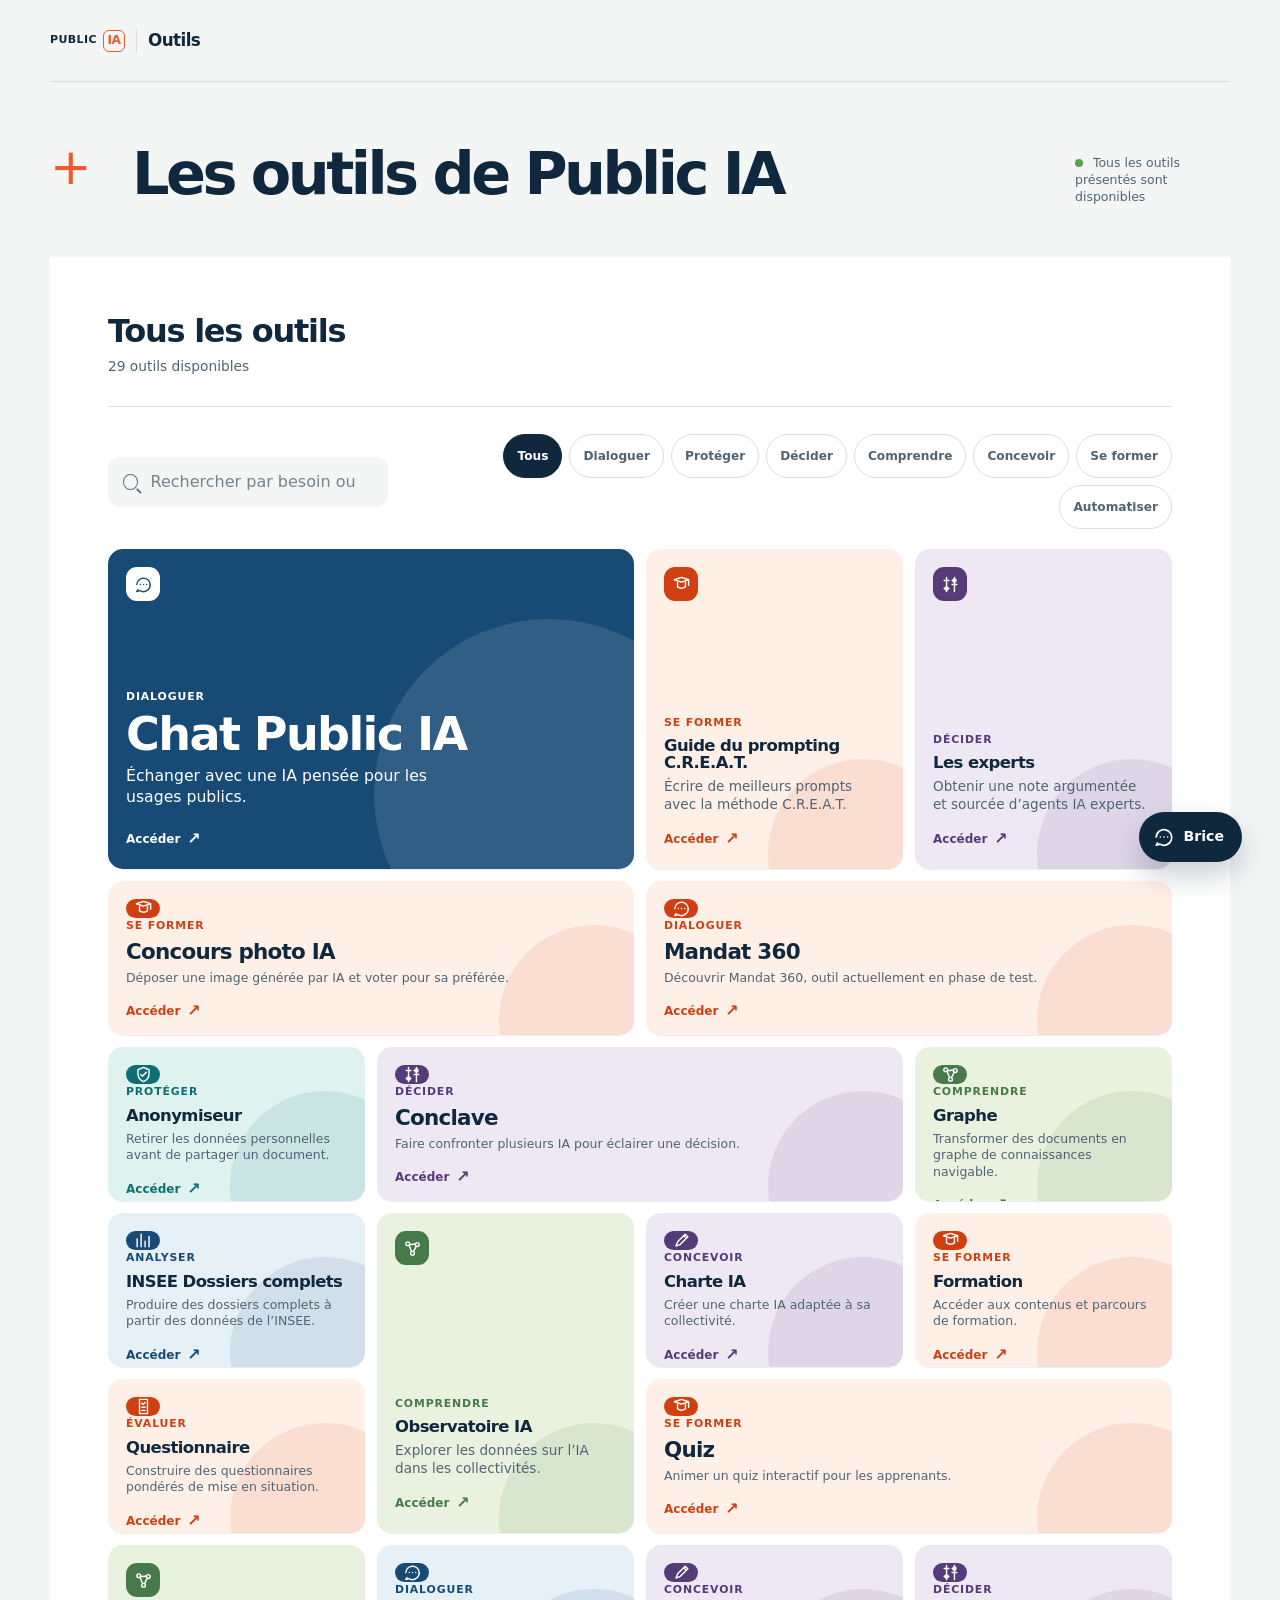
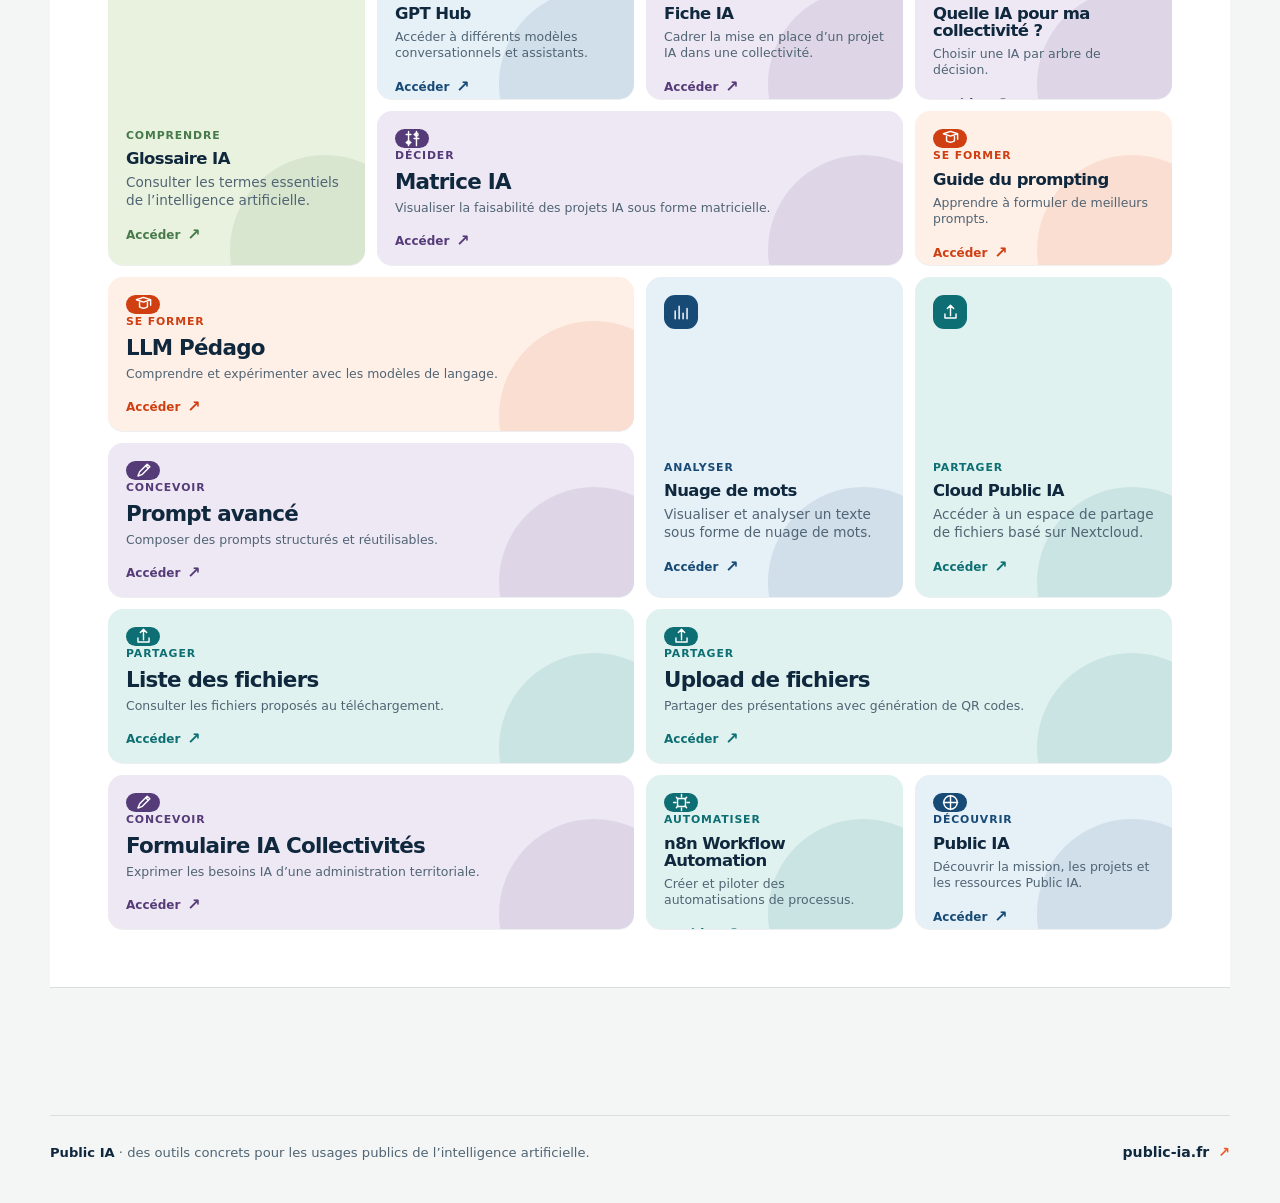
<file: index.html>
<!doctype html>
<html lang="fr">
  <head>
    <meta charset="UTF-8" />
    <meta name="viewport" content="width=device-width, initial-scale=1.0" />
    <meta name="description" content="Le catalogue des outils Public IA." />
    <title>Outils Public IA</title>
    <link rel="stylesheet" href="./styles.css?v=6" />
  </head>
  <body>
    <a class="skip-link" href="#catalogue">Aller au catalogue</a>
    <header class="site-header">
      <a class="brand" href="#accueil" aria-label="Outils Public IA, accueil">
        <span class="brand-public">PUBLIC</span><span class="brand-ia">IA</span>
        <span class="brand-divider" aria-hidden="true"></span>
        <span>Outils</span>
      </a>
    </header>

    <main id="accueil">
      <section class="intro" aria-labelledby="page-title">
        <p class="intro-mark">+</p>
        <div>
          <h1 id="page-title">Les outils de Public IA</h1>
        </div>
        <p class="availability"><span aria-hidden="true"></span> Tous les outils présentés sont disponibles</p>
      </section>

      <section class="catalogue" id="catalogue" aria-labelledby="catalogue-title">
        <div class="catalogue-heading">
          <div>
            <h2 id="catalogue-title">Tous les outils</h2>
            <p id="tool-count" aria-live="polite">Explorez par besoin, puis accédez directement à l’outil.</p>
          </div>
        </div>

        <div class="finder" role="search">
          <label class="search-field" for="tool-search">
            <span class="search-icon" aria-hidden="true"></span>
            <span class="visually-hidden">Rechercher un outil</span>
            <input id="tool-search" type="search" autocomplete="off" placeholder="Rechercher par besoin ou par nom…" />
            <button id="clear-search" type="button" aria-label="Effacer la recherche" hidden>×</button>
          </label>
          <div class="filters" id="filters" role="group" aria-label="Filtrer les outils par usage"></div>
        </div>

        <p class="visually-hidden" id="filter-summary" aria-live="polite"></p>

        <ul class="tool-grid" id="tool-list"></ul>
        <div class="empty-state" id="empty-state" hidden>
          <p>Aucun outil ne correspond à cette recherche.</p>
          <button id="reset-filters" type="button">Voir tous les outils</button>
        </div>
      </section>
    </main>

    <button class="brice-launcher" id="brice-launcher" type="button" aria-expanded="false" aria-controls="brice-panel">
      <svg viewBox="0 0 24 24" aria-hidden="true"><path d="M5 18.5 3.5 21l4.1-1.2A8.5 8.5 0 1 0 3.5 12"/><path d="M8 12h.01M12 12h.01M16 12h.01"/></svg>
      <span>Brice</span>
    </button>

    <aside class="brice-panel" id="brice-panel" aria-labelledby="brice-title" hidden>
      <div class="brice-heading">
        <div>
          <p class="brice-name">Brice</p>
          <h2 id="brice-title">Quel outil vous serait utile ?</h2>
        </div>
        <button class="brice-close" id="brice-close" type="button" aria-label="Fermer Brice">×</button>
      </div>
      <div class="brice-messages" id="brice-messages" role="log" aria-live="polite" aria-label="Conversation avec Brice">
        <p class="brice-message brice-message--assistant">Bonjour, je suis Brice. Je vous aide à repérer l’outil Public IA adapté à votre besoin.</p>
      </div>
      <div class="brice-suggestions" aria-label="Questions suggérées">
        <button type="button" data-brice-question="Je dois protéger des données avant de les partager.">Protéger des données</button>
        <button type="button" data-brice-question="Je veux comparer plusieurs IA avant de décider.">Comparer plusieurs IA</button>
        <button type="button" data-brice-question="Je veux créer une charte IA pour ma collectivité.">Créer une charte IA</button>
      </div>
      <form class="brice-form" id="brice-form">
        <label class="visually-hidden" for="brice-input">Votre question sur les outils Public IA</label>
        <input id="brice-input" name="question" type="text" maxlength="800" autocomplete="off" placeholder="Posez votre question…" required />
        <button type="submit">Envoyer</button>
      </form>
      <p class="brice-note">N’indiquez pas de données personnelles ou confidentielles.</p>
      <p class="brice-status" id="brice-status" role="status" aria-live="polite"></p>
    </aside>

    <footer class="site-footer">
      <p><strong>Public IA</strong> · des outils concrets pour les usages publics de l’intelligence artificielle.</p>
      <a href="https://public-ia.fr/" target="_blank" rel="noreferrer" aria-label="public-ia.fr, s’ouvre dans un nouvel onglet">public-ia.fr <span aria-hidden="true">↗</span></a>
    </footer>
    <script src="./app.js?v=11"></script>
  </body>
</html>
</file>
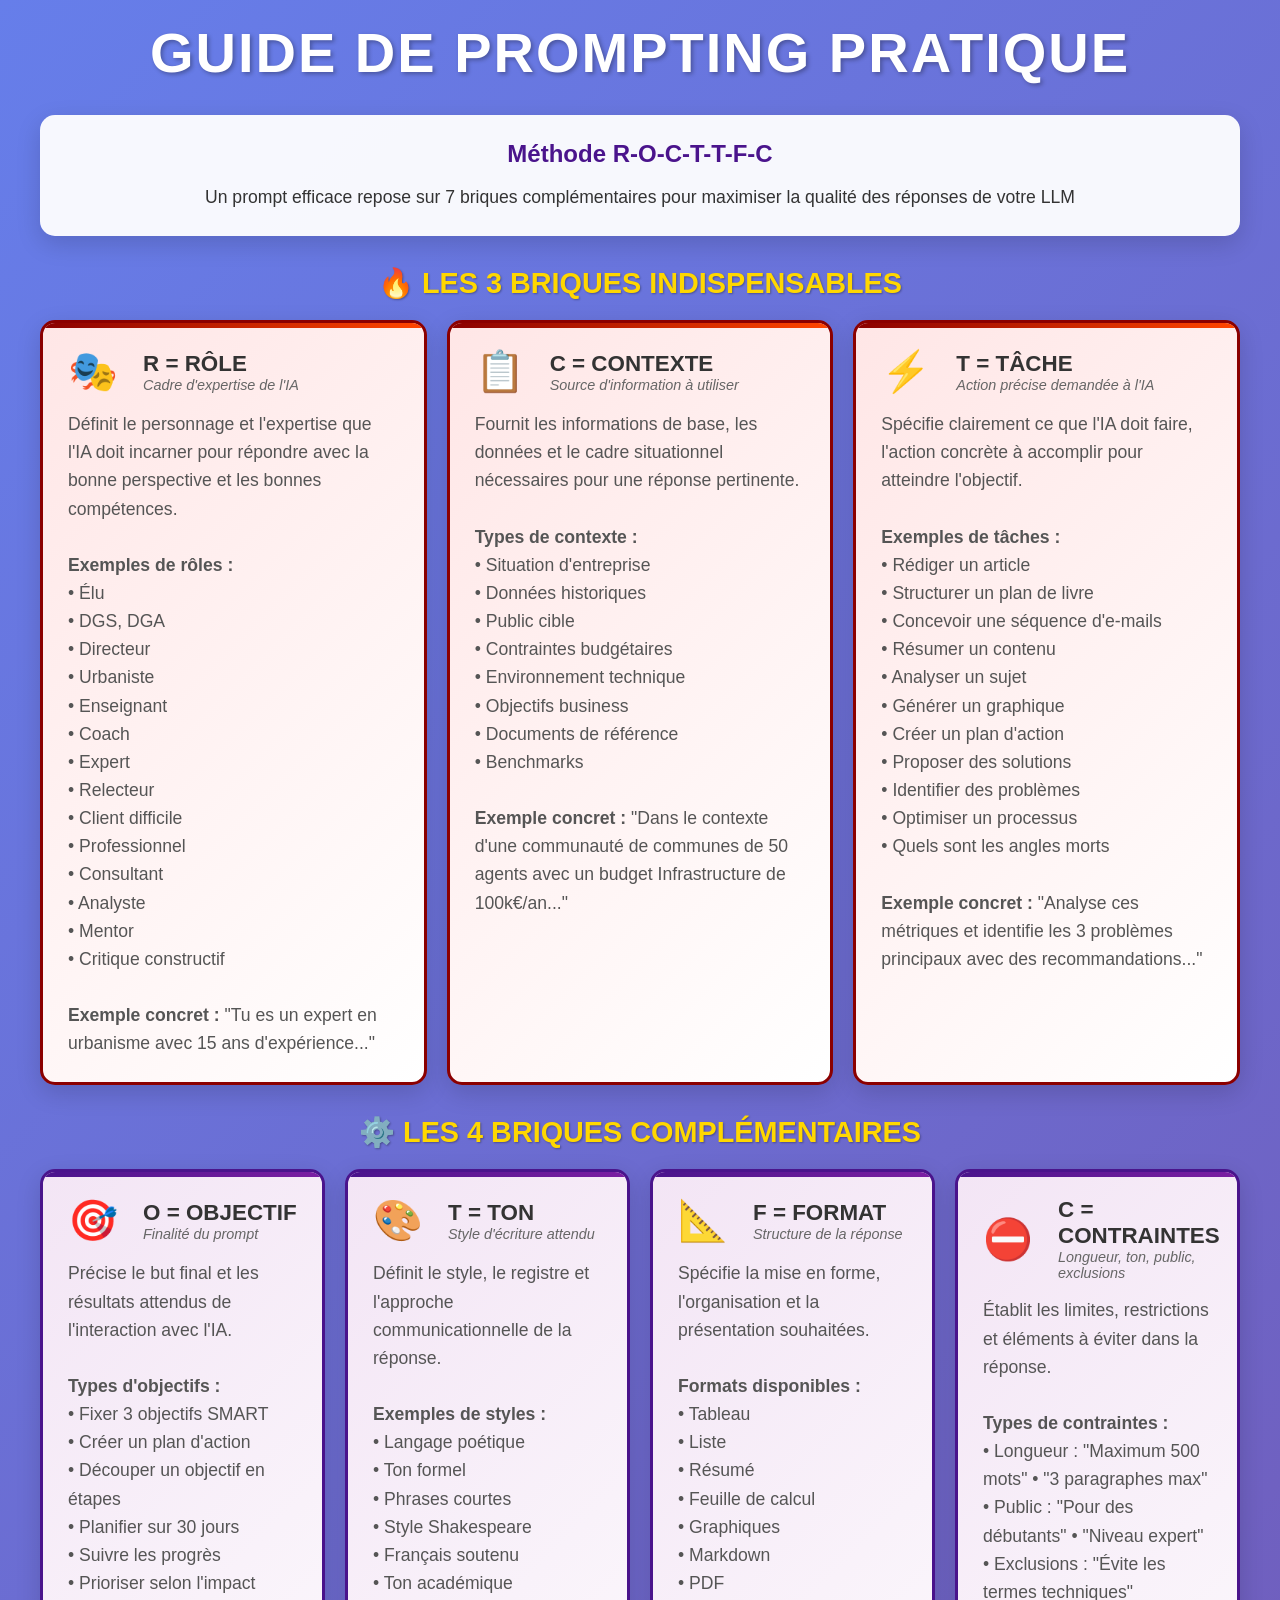
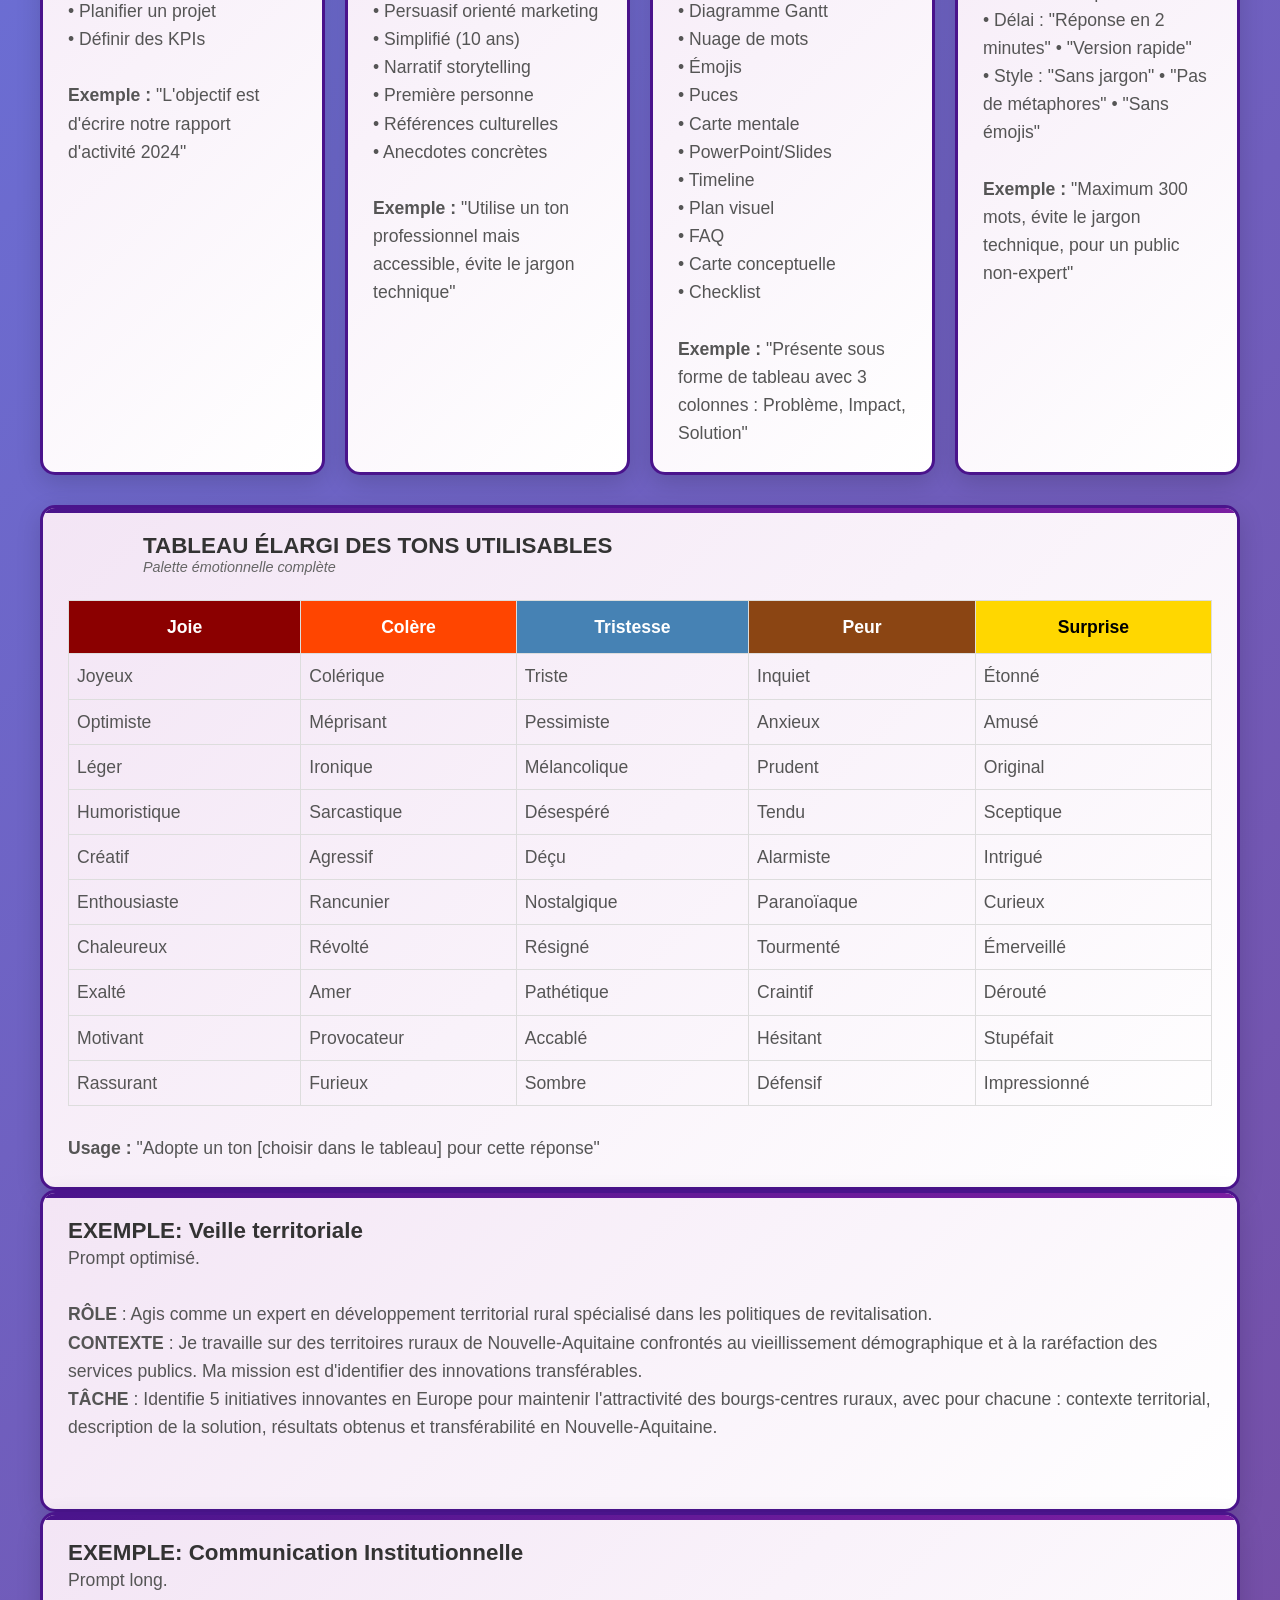
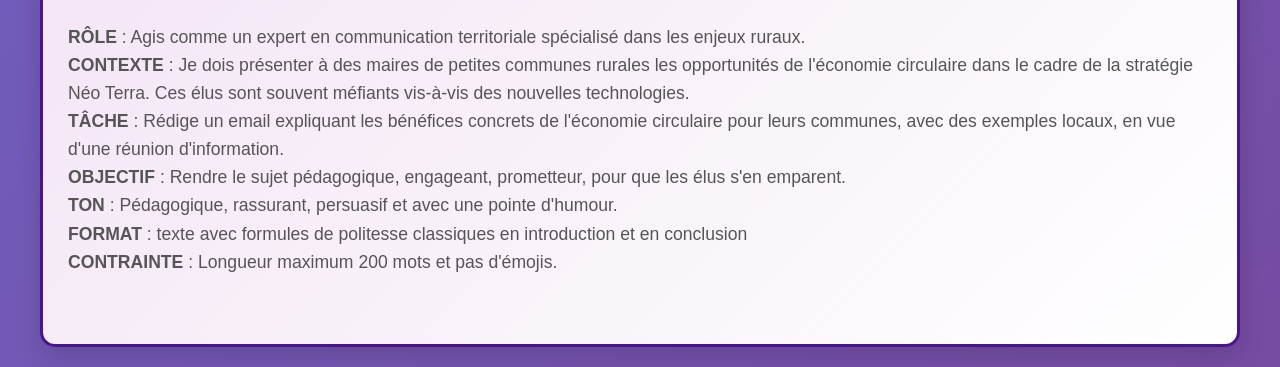
<file: guide_llm.html>
<!DOCTYPE html>
<html lang="fr">
<head>
    <meta charset="UTF-8">
    <meta name="viewport" content="width=device-width, initial-scale=1.0">
    <title>Guide de prompting pratique</title>
    <style>
        * {
            margin: 0;
            padding: 0;
            box-sizing: border-box;
        }
        
        body {
            background: linear-gradient(135deg, #667eea 0%, #764ba2 100%);
            font-family: 'Arial', sans-serif;
            min-height: 100vh;
            padding: 20px;
        }
        
        .container {
            max-width: 1200px;
            margin: 0 auto;
        }
        
        .main-title {
            text-align: center;
            color: white;
            font-size: 3.5em;
            font-weight: bold;
            margin-bottom: 30px;
            text-shadow: 2px 2px 4px rgba(0,0,0,0.3);
            letter-spacing: 2px;
        }
        
        .subtitle {
            text-align: center;
            color: #f0f0f0;
            font-size: 1.3em;
            margin-bottom: 40px;
            font-weight: 500;
        }
        
        .essential-section {
            margin-bottom: 30px;
        }
        
        .section-title {
            color: #FFD700;
            font-size: 1.8em;
            font-weight: bold;
            text-align: center;
            margin-bottom: 20px;
            text-shadow: 1px 1px 2px rgba(0,0,0,0.3);
        }
        
        .grid {
            display: grid;
            gap: 20px;
            margin-bottom: 30px;
        }
        
        .essential-grid {
            grid-template-columns: repeat(auto-fit, minmax(300px, 1fr));
        }
        
        .complementary-grid {
            grid-template-columns: repeat(auto-fit, minmax(280px, 1fr));
        }
        
        .card {
            background: white;
            border-radius: 15px;
            padding: 25px;
            box-shadow: 0 8px 25px rgba(0,0,0,0.15);
            border: 3px solid;
            position: relative;
            overflow: hidden;
        }
        
        .card::before {
            content: '';
            position: absolute;
            top: 0;
            left: 0;
            right: 0;
            height: 5px;
            background: inherit;
        }
        
        .essential-card {
            border-color: #8B0000;
            background: linear-gradient(135deg, #ffe6e6, #fff);
        }
        
        .essential-card::before {
            background: linear-gradient(90deg, #8B0000, #FF4500);
        }
        
        .complementary-card {
            border-color: #4A148C;
            background: linear-gradient(135deg, #f3e5f5, #fff);
        }
        
        .complementary-card::before {
            background: linear-gradient(90deg, #4A148C, #7B1FA2);
        }
        
        .card-header {
            display: flex;
            align-items: center;
            margin-bottom: 15px;
            gap: 15px;
        }
        
        .card-icon {
            font-size: 2.5em;
            min-width: 60px;
        }
        
        .card-title {
            font-size: 1.4em;
            font-weight: bold;
            color: #333;
        }
        
        .card-subtitle {
            font-size: 0.9em;
            color: #666;
            font-style: italic;
        }
        
        .card-content {
            color: #555;
            font-size: 1.1em;
            line-height: 1.6;
        }
        
        .method-overview {
            background: rgba(255,255,255,0.95);
            border-radius: 15px;
            padding: 25px;
            margin-bottom: 30px;
            box-shadow: 0 8px 25px rgba(0,0,0,0.15);
        }
        
        .method-title {
            color: #4A148C;
            font-size: 1.5em;
            font-weight: bold;
            margin-bottom: 15px;
            text-align: center;
        }
        
        .method-description {
            color: #333;
            font-size: 1.1em;
            text-align: center;
            line-height: 1.6;
        }
        
        @media (max-width: 768px) {
            .main-title {
                font-size: 2.5em;
            }
            
            .card {
                padding: 20px;
            }
            
            .card-icon {
                font-size: 2em;
                min-width: 50px;
            }
            
            .card-title {
                font-size: 1.2em;
            }
        }
    </style>
</head>
<body>
    <div class="container">
        <h1 class="main-title">GUIDE DE PROMPTING PRATIQUE</h1>
        
        <div class="method-overview">
            <h2 class="method-title">Méthode R-O-C-T-T-F-C</h2>
            <p class="method-description">
                Un prompt efficace repose sur 7 briques complémentaires pour maximiser la qualité des réponses de votre LLM
            </p>
        </div>

        
        <div class="essential-section">
            <h2 class="section-title">🔥 LES 3 BRIQUES INDISPENSABLES</h2>
            <div class="grid essential-grid">
                <div class="card essential-card">
                    <div class="card-header">
                        <div class="card-icon">🎭</div>
                        <div>
                            <div class="card-title">R = RÔLE</div>
                            <div class="card-subtitle">Cadre d'expertise de l'IA</div>
                        </div>
                    </div>
                    <div class="card-content">
                        Définit le personnage et l'expertise que l'IA doit incarner pour répondre avec la bonne perspective et les bonnes compétences.
                        <br><br>
                        <strong>Exemples de rôles :</strong>
                        <br>• Élu
                        <br>• DGS, DGA 
                        <br>• Directeur
                        <br>• Urbaniste 
                        <br>• Enseignant 
                        <br>• Coach 
                        <br>• Expert 
                        <br>• Relecteur
                        <br>• Client difficile 
                        <br>• Professionnel 
                        <br>• Consultant
                        <br>• Analyste 
                        <br>• Mentor 
                        <br>• Critique constructif
                        <br><br>
                        <strong>Exemple concret :</strong> "Tu es un expert en urbanisme avec 15 ans d'expérience..."
                    </div>
                </div>
                
                <div class="card essential-card">
                    <div class="card-header">
                        <div class="card-icon">📋</div>
                        <div>
                            <div class="card-title">C = CONTEXTE</div>
                            <div class="card-subtitle">Source d'information à utiliser</div>
                        </div>
                    </div>
                    <div class="card-content">
                        Fournit les informations de base, les données et le cadre situationnel nécessaires pour une réponse pertinente.
                        <br><br>
                        <strong>Types de contexte :</strong>
                        <br>• Situation d'entreprise 
                        <br>• Données historiques
                        <br>• Public cible 
                        <br>• Contraintes budgétaires
                        <br>• Environnement technique 
                        <br>• Objectifs business
                        <br>• Documents de référence 
                        <br>• Benchmarks
                        <br><br>
                        <strong>Exemple concret :</strong> "Dans le contexte d'une communauté de communes de 50 agents avec un budget Infrastructure de 100k€/an..."
                    </div>
                </div>
                
                <div class="card essential-card">
                    <div class="card-header">
                        <div class="card-icon">⚡</div>
                        <div>
                            <div class="card-title">T = TÂCHE</div>
                            <div class="card-subtitle">Action précise demandée à l'IA</div>
                        </div>
                    </div>
                    <div class="card-content">
                        Spécifie clairement ce que l'IA doit faire, l'action concrète à accomplir pour atteindre l'objectif.
                        <br><br>
                        <strong>Exemples de tâches :</strong>
                        <br>• Rédiger un article 
                        <br>• Structurer un plan de livre
                        <br>• Concevoir une séquence d'e-mails 
                        <br>• Résumer un contenu
                        <br>• Analyser un sujet 
                        <br>• Générer un graphique
                        <br>• Créer un plan d'action 
                        <br>• Proposer des solutions
                        <br>• Identifier des problèmes 
                        <br>• Optimiser un processus
                        <br>• Quels sont les angles morts
                        <br><br>
                        <strong>Exemple concret :</strong> "Analyse ces métriques et identifie les 3 problèmes principaux avec des recommandations..."
                    </div>
                </div>
            </div>
        </div>
        
        <div>
            <h2 class="section-title">⚙️ LES 4 BRIQUES COMPLÉMENTAIRES</h2>
            <div class="grid complementary-grid">
                <div class="card complementary-card">
                    <div class="card-header">
                        <div class="card-icon">🎯</div>
                        <div>
                            <div class="card-title">O = OBJECTIF</div>
                            <div class="card-subtitle">Finalité du prompt</div>
                        </div>
                    </div>
                    <div class="card-content">
                        Précise le but final et les résultats attendus de l'interaction avec l'IA.
                        <br><br>
                        <strong>Types d'objectifs :</strong>
                        <br>• Fixer 3 objectifs SMART 
                        <br>• Créer un plan d'action
                        <br>• Découper un objectif en étapes 
                        <br>• Planifier sur 30 jours
                        <br>• Suivre les progrès 
                        <br>• Prioriser selon l'impact
                        <br>• Planifier un projet 
                        <br>• Définir des KPIs
                        <br><br>
                        <strong>Exemple :</strong> "L'objectif est d'écrire notre rapport d'activité 2024"
                    </div>
                </div>
                
                <div class="card complementary-card">
                    <div class="card-header">
                        <div class="card-icon">🎨</div>
                        <div>
                            <div class="card-title">T = TON</div>
                            <div class="card-subtitle">Style d'écriture attendu</div>
                        </div>
                    </div>
                    <div class="card-content">
                        Définit le style, le registre et l'approche communicationnelle de la réponse.
                        <br><br>
                        <strong>Exemples de styles :</strong>
                        <br>• Langage poétique 
                        <br>• Ton formel 
                        <br>• Phrases courtes
                        <br>• Style Shakespeare 
                        <br>• Français soutenu 
                        <br>• Ton académique
                        <br>• Persuasif orienté marketing 
                        <br>• Simplifié (10 ans)
                        <br>• Narratif storytelling 
                        <br>• Première personne
                        <br>• Références culturelles 
                        <br>• Anecdotes concrètes
                        <br><br>
                        <strong>Exemple :</strong> "Utilise un ton professionnel mais accessible, évite le jargon technique"
                    </div>
                </div>
                
                <div class="card complementary-card">
                    <div class="card-header">
                        <div class="card-icon">📐</div>
                        <div>
                            <div class="card-title">F = FORMAT</div>
                            <div class="card-subtitle">Structure de la réponse</div>
                        </div>
                    </div>
                    <div class="card-content">
                        Spécifie la mise en forme, l'organisation et la présentation souhaitées.
                        <br><br>
                        <strong>Formats disponibles :</strong>
                        <br>• Tableau 
                        <br>• Liste 
                        <br>• Résumé 
                        <br>• Feuille de calcul
                        <br>• Graphiques 
                        <br>• Markdown 
                        <br>• PDF 
                        <br>• Diagramme Gantt
                        <br>• Nuage de mots 
                        <br>• Émojis 
                        <br>• Puces 
                        <br>• Carte mentale
                        <br>• PowerPoint/Slides 
                        <br>• Timeline 
                        <br>• Plan visuel
                        <br>• FAQ 
                        <br>• Carte conceptuelle 
                        <br>• Checklist
                        <br><br>
                        <strong>Exemple :</strong> "Présente sous forme de tableau avec 3 colonnes : Problème, Impact, Solution"
                    </div>
                </div>
                
                <div class="card complementary-card">
                    <div class="card-header">
                        <div class="card-icon">⛔</div>
                        <div>
                            <div class="card-title">C = CONTRAINTES</div>
                            <div class="card-subtitle">Longueur, ton, public, exclusions</div>
                        </div>
                    </div>
                    <div class="card-content">
                        Établit les limites, restrictions et éléments à éviter dans la réponse.
                        <br><br>
                        <strong>Types de contraintes :</strong>
                        <br>• Longueur : "Maximum 500 mots" • "3 paragraphes max"
                        <br>• Public : "Pour des débutants" • "Niveau expert"
                        <br>• Exclusions : "Évite les termes techniques"
                        <br>• Délai : "Réponse en 2 minutes" • "Version rapide"
                        <br>• Style : "Sans jargon" • "Pas de métaphores" • "Sans émojis"
                        <br><br>
                        <strong>Exemple :</strong> "Maximum 300 mots, évite le jargon technique, pour un public non-expert"
                    </div>
                </div>
            </div>
        </div>
        <div class="card complementary-card" style="grid-column: 1 / -1;">
                    <div class="card-header">
                        <div class="card-icon"></div>
                        <div>
                            <div class="card-title">TABLEAU ÉLARGI DES TONS UTILISABLES</div>
                            <div class="card-subtitle">Palette émotionnelle complète</div>
                        </div>
                    </div>
                    <div class="card-content">
                        <div style="overflow-x: auto;">
                            <table style="width: 100%; border-collapse: collapse; margin-top: 10px;">
                                <thead>
                                    <tr style="background-color: #f5f5f5;">
                                        <th style="padding: 12px; border: 1px solid #ddd; font-weight: bold; background-color: #8B0000; color: white;">Joie</th>
                                        <th style="padding: 12px; border: 1px solid #ddd; font-weight: bold; background-color: #FF4500; color: white;">Colère</th>
                                        <th style="padding: 12px; border: 1px solid #ddd; font-weight: bold; background-color: #4682B4; color: white;">Tristesse</th>
                                        <th style="padding: 12px; border: 1px solid #ddd; font-weight: bold; background-color: #8B4513; color: white;">Peur</th>
                                        <th style="padding: 12px; border: 1px solid #ddd; font-weight: bold; background-color: #FFD700; color: black;">Surprise</th>
                                    </tr>
                                </thead>
                                <tbody>
                                    <tr><td style="padding: 8px; border: 1px solid #ddd;">Joyeux</td><td style="padding: 8px; border: 1px solid #ddd;">Colérique</td><td style="padding: 8px; border: 1px solid #ddd;">Triste</td><td style="padding: 8px; border: 1px solid #ddd;">Inquiet</td><td style="padding: 8px; border: 1px solid #ddd;">Étonné</td></tr>
                                    <tr><td style="padding: 8px; border: 1px solid #ddd;">Optimiste</td><td style="padding: 8px; border: 1px solid #ddd;">Méprisant</td><td style="padding: 8px; border: 1px solid #ddd;">Pessimiste</td><td style="padding: 8px; border: 1px solid #ddd;">Anxieux</td><td style="padding: 8px; border: 1px solid #ddd;">Amusé</td></tr>
                                    <tr><td style="padding: 8px; border: 1px solid #ddd;">Léger</td><td style="padding: 8px; border: 1px solid #ddd;">Ironique</td><td style="padding: 8px; border: 1px solid #ddd;">Mélancolique</td><td style="padding: 8px; border: 1px solid #ddd;">Prudent</td><td style="padding: 8px; border: 1px solid #ddd;">Original</td></tr>
                                    <tr><td style="padding: 8px; border: 1px solid #ddd;">Humoristique</td><td style="padding: 8px; border: 1px solid #ddd;">Sarcastique</td><td style="padding: 8px; border: 1px solid #ddd;">Désespéré</td><td style="padding: 8px; border: 1px solid #ddd;">Tendu</td><td style="padding: 8px; border: 1px solid #ddd;">Sceptique</td></tr>
                                    <tr><td style="padding: 8px; border: 1px solid #ddd;">Créatif</td><td style="padding: 8px; border: 1px solid #ddd;">Agressif</td><td style="padding: 8px; border: 1px solid #ddd;">Déçu</td><td style="padding: 8px; border: 1px solid #ddd;">Alarmiste</td><td style="padding: 8px; border: 1px solid #ddd;">Intrigué</td></tr>
                                    <tr><td style="padding: 8px; border: 1px solid #ddd;">Enthousiaste</td><td style="padding: 8px; border: 1px solid #ddd;">Rancunier</td><td style="padding: 8px; border: 1px solid #ddd;">Nostalgique</td><td style="padding: 8px; border: 1px solid #ddd;">Paranoïaque</td><td style="padding: 8px; border: 1px solid #ddd;">Curieux</td></tr>
                                    <tr><td style="padding: 8px; border: 1px solid #ddd;">Chaleureux</td><td style="padding: 8px; border: 1px solid #ddd;">Révolté</td><td style="padding: 8px; border: 1px solid #ddd;">Résigné</td><td style="padding: 8px; border: 1px solid #ddd;">Tourmenté</td><td style="padding: 8px; border: 1px solid #ddd;">Émerveillé</td></tr>
                                    <tr><td style="padding: 8px; border: 1px solid #ddd;">Exalté</td><td style="padding: 8px; border: 1px solid #ddd;">Amer</td><td style="padding: 8px; border: 1px solid #ddd;">Pathétique</td><td style="padding: 8px; border: 1px solid #ddd;">Craintif</td><td style="padding: 8px; border: 1px solid #ddd;">Dérouté</td></tr>
                                    <tr><td style="padding: 8px; border: 1px solid #ddd;">Motivant</td><td style="padding: 8px; border: 1px solid #ddd;">Provocateur</td><td style="padding: 8px; border: 1px solid #ddd;">Accablé</td><td style="padding: 8px; border: 1px solid #ddd;">Hésitant</td><td style="padding: 8px; border: 1px solid #ddd;">Stupéfait</td></tr>
                                    <tr><td style="padding: 8px; border: 1px solid #ddd;">Rassurant</td><td style="padding: 8px; border: 1px solid #ddd;">Furieux</td><td style="padding: 8px; border: 1px solid #ddd;">Sombre</td><td style="padding: 8px; border: 1px solid #ddd;">Défensif</td><td style="padding: 8px; border: 1px solid #ddd;">Impressionné</td></tr>
                                </tbody>
                            </table>
                        </div>
                        <br>
                        <strong>Usage :</strong> "Adopte un ton [choisir dans le tableau] pour cette réponse"
                    </div>
                </div>
        <div class="card complementary-card">
            <div class="card-header">
                <div>
                    <div>
                            <div class="card-title">EXEMPLE: Veille territoriale</div>
                            
                    </div>
                    <div class="card-content">
                        Prompt optimisé.
                        <br>
                        <br><strong>RÔLE</strong> : Agis comme un expert en développement territorial rural spécialisé dans les politiques de revitalisation.

                        <br><strong>CONTEXTE</strong> : Je travaille sur des territoires ruraux de Nouvelle-Aquitaine confrontés au vieillissement démographique et à la raréfaction des services publics. Ma mission est d'identifier des innovations transférables.

                        <br><strong>TÂCHE</strong> : Identifie 5 initiatives innovantes en Europe pour maintenir l'attractivité des bourgs-centres ruraux, avec pour chacune : contexte territorial, description de la solution, résultats obtenus et transférabilité en Nouvelle-Aquitaine.

                        <br><br>
                        
                    </div>
                </div>
            </div>
        </div>

        <div class="card complementary-card">
            <div class="card-header">
                <div>
                    <div>
                            <div class="card-title">EXEMPLE: Communication Institutionnelle</div>
                            
                    </div>
                    <div class="card-content">
                        Prompt long.
                        <br>
                        <br><strong>RÔLE</strong> : Agis comme un expert en communication territoriale spécialisé dans les enjeux ruraux.

                        <br><strong>CONTEXTE</strong> : Je dois présenter à des maires de petites communes rurales les opportunités de l'économie circulaire dans le cadre de la stratégie Néo Terra. Ces élus sont souvent méfiants vis-à-vis des nouvelles technologies.

                        <br><strong>TÂCHE</strong> : Rédige un email expliquant les bénéfices concrets de l'économie circulaire pour leurs communes, avec des exemples locaux, en vue d'une réunion d'information.

                        <br><strong>OBJECTIF</strong> : Rendre le sujet pédagogique, engageant, prometteur, pour que les élus s'en emparent.

                        <br><strong>TON</strong> : Pédagogique, rassurant, persuasif et avec une pointe d'humour.

                        <br><strong>FORMAT</strong> : texte avec formules de politesse classiques en introduction et en conclusion

                        <br><strong>CONTRAINTE</strong> : Longueur maximum 200 mots et pas d'émojis.

                        <br><br>
                        
                    </div>
                </div>
            </div>
        </div>



    </div>
</body>
</html>
</file>
<file: styles.css>
:root {
  --ink: #10283d;
  --ink-soft: #506474;
  --paper: #f4f6f5;
  --surface: #ffffff;
  --line: #d8dfdd;
  --orange: #f05a28;
  --orange-deep: #cf3f12;
  --teal: #0d6f73;
  --blue: #174a75;
  --violet: #553b78;
  --lime: #477a4b;
  --shadow: 0 18px 42px rgba(16, 40, 61, 0.09);
}

* { box-sizing: border-box; }

html { scroll-behavior: smooth; }

body {
  min-width: 320px;
  margin: 0;
  color: var(--ink);
  background: var(--paper);
  font-family: Inter, ui-sans-serif, system-ui, -apple-system, BlinkMacSystemFont, "Segoe UI", sans-serif;
  line-height: 1.5;
}

button, input { font: inherit; }

a { color: inherit; text-decoration: none; }

a:focus-visible, button:focus-visible, input:focus-visible {
  outline: 3px solid var(--orange);
  outline-offset: 3px;
}

.skip-link {
  position: fixed;
  z-index: 20;
  top: 12px;
  left: 12px;
  padding: 9px 13px;
  color: white;
  background: var(--ink);
  transform: translateY(-180%);
}

.skip-link:focus { transform: translateY(0); }

.site-header, main, .site-footer { width: min(1180px, calc(100% - 48px)); margin-inline: auto; }

.site-header {
  display: flex;
  align-items: center;
  justify-content: space-between;
  min-height: 82px;
  border-bottom: 1px solid var(--line);
}

.brand { display: inline-flex; align-items: center; gap: 6px; font-size: 1.05rem; font-weight: 760; letter-spacing: -0.035em; }
.brand-public { font-size: .69rem; letter-spacing: .035em; }
.brand-ia { display: inline-grid; width: 22px; height: 22px; place-items: center; color: var(--orange); border: 1.5px solid var(--orange); border-radius: 6px; font-size: .77rem; letter-spacing: -.05em; }
.brand-divider { width: 1px; height: 24px; margin-inline: 5px; background: var(--line); }
.assistant-link, .catalogue-help, .site-footer a { font-size: .88rem; font-weight: 680; }
.assistant-link span, .catalogue-help span, .site-footer a span { margin-left: 4px; color: var(--orange); }

.intro {
  display: grid;
  grid-template-columns: 58px minmax(0, 760px) 1fr;
  gap: 24px;
  align-items: start;
  padding: clamp(42px, 5vw, 72px) 0 clamp(34px, 4vw, 54px);
}

.intro-mark { margin: 4px 0 0; color: var(--orange); font-size: 3.1rem; font-weight: 300; line-height: .7; }
h1, h2, h3, p { margin-top: 0; }
h1 { max-width: 760px; margin-bottom: 0; font-size: clamp(2.35rem, 4.6vw, 4.25rem); font-weight: 760; letter-spacing: -.06em; line-height: .96; text-wrap: balance; }
.intro-copy { max-width: 640px; margin-bottom: 0; color: var(--ink-soft); font-size: clamp(1rem, 1.5vw, 1.17rem); }
.availability { justify-self: end; max-width: 155px; margin: 9px 0 0; color: var(--ink-soft); font-size: .78rem; line-height: 1.35; }
.availability span { display: inline-block; width: 8px; height: 8px; margin-right: 6px; border-radius: 50%; background: #56a050; }

h2 { margin-bottom: 0; font-size: clamp(1.35rem, 2.5vw, 2rem); letter-spacing: -.04em; line-height: 1; }

.catalogue { margin-bottom: clamp(70px, 10vw, 130px); padding: clamp(30px, 5vw, 58px); background: var(--surface); box-shadow: 0 1px 0 var(--line); }
.catalogue-heading { display: flex; align-items: start; justify-content: space-between; gap: 30px; padding-bottom: 30px; border-bottom: 1px solid var(--line); }
.catalogue-heading p { margin: 9px 0 0; color: var(--ink-soft); font-size: .86rem; }
.catalogue-help { padding-top: 5px; white-space: nowrap; }

.finder { display: grid; grid-template-columns: minmax(280px, 1fr) auto; gap: 28px; align-items: center; padding: 27px 0 20px; }
.search-field { display: flex; align-items: center; width: 100%; min-height: 50px; padding: 0 14px; background: var(--paper); border: 1px solid transparent; border-radius: 12px; transition: border-color .2s ease, background .2s ease; }
.search-field:focus-within { background: white; border-color: var(--ink); }
.search-icon { position: relative; width: 16px; height: 16px; margin-right: 11px; border: 1.8px solid var(--ink); border-radius: 50%; opacity: .65; }
.search-icon::after { position: absolute; right: -5px; bottom: -3px; width: 6px; height: 1.8px; content: ""; background: var(--ink); transform: rotate(45deg); }
.search-field input { width: 100%; color: var(--ink); background: transparent; border: 0; outline: 0; }
.search-field input::placeholder { color: #74838c; }
.search-field button { width: 44px; height: 44px; margin: -10px -10px -10px 0; padding: 0; color: var(--ink-soft); background: transparent; border: 0; cursor: pointer; font-size: 1.35rem; line-height: 1; }
.filters { display: flex; flex-wrap: wrap; gap: 7px; justify-content: flex-end; }
.filter { min-height: 44px; padding: 7px 13px; color: var(--ink-soft); background: transparent; border: 1px solid var(--line); border-radius: 999px; cursor: pointer; font-size: .76rem; font-weight: 650; transition: background .2s ease, border-color .2s ease, color .2s ease; }
.filter:hover, .filter[aria-pressed="true"] { color: white; background: var(--ink); border-color: var(--ink); }

.tool-grid { display: grid; grid-template-columns: repeat(4, minmax(0, 1fr)); grid-auto-flow: dense; grid-auto-rows: 154px; gap: 12px; margin: 0; padding: 0; list-style: none; }
.tool-tile { position: relative; min-width: 0; overflow: hidden; background: var(--tile-soft); border-radius: 15px; box-shadow: 0 1px 0 rgba(16, 40, 61, .08); transition: transform .22s cubic-bezier(.2,.8,.2,1), box-shadow .22s ease; }
.tool-tile::after { position: absolute; right: -55px; bottom: -80px; width: 190px; height: 190px; content: ""; background: var(--tile); border-radius: 50%; opacity: .1; }
.tool-tile:hover, .tool-tile:focus-within { z-index: 1; box-shadow: var(--shadow); transform: translateY(-3px); }
.tool-tile > a { position: relative; z-index: 1; display: flex; width: 100%; height: 100%; flex-direction: column; padding: 18px; }
.tile-symbol { display: grid; width: 34px; height: 34px; place-items: center; color: white; background: var(--tile); border-radius: 11px; }
.tile-symbol svg { width: 19px; height: 19px; fill: none; stroke: currentColor; stroke-linecap: round; stroke-linejoin: round; stroke-width: 1.8; }
.tile-category { margin-top: auto; margin-bottom: 6px; color: var(--tile); font-size: .68rem; font-weight: 800; letter-spacing: .08em; text-transform: uppercase; }
.tile-name { font-size: 1.03rem; font-weight: 760; letter-spacing: -.035em; line-height: 1.04; }
.tile-description { margin-top: 7px; color: var(--ink-soft); font-size: .78rem; line-height: 1.32; }
.tile-cta { display: inline-flex; align-items: center; gap: 7px; margin-top: 13px; color: var(--tile); font-size: .75rem; font-weight: 760; }
.tile-cta::after { content: "↗"; font-size: 1rem; }
.tile--lead { grid-column: span 2; grid-row: span 2; background: var(--tile); }
.tile--lead::after { right: -90px; bottom: -100px; width: 350px; height: 350px; background: white; opacity: .11; }
.tile--lead .tile-symbol { color: var(--tile); background: white; }.tile--lead .tile-category, .tile--lead .tile-description, .tile--lead .tile-cta { color: white; }.tile--lead .tile-name { max-width: 350px; color: white; font-size: clamp(2rem, 3.6vw, 3.35rem); }.tile--lead .tile-description { max-width: 330px; font-size: .98rem; }.tile--lead .tile-cta { margin-top: 20px; }
.tile--wide { grid-column: span 2; }.tile--wide .tile-name { font-size: 1.34rem; }.tile--wide .tile-description { max-width: 410px; }
.tile--tall { grid-row: span 2; }.tile--tall .tile-description { font-size: .85rem; }
.empty-state { padding: 58px 0 20px; text-align: center; }
.empty-state p { color: var(--ink-soft); }
.empty-state button { padding: 10px 15px; color: white; background: var(--ink); border: 0; border-radius: 9px; cursor: pointer; font-weight: 700; }

.site-footer { display: flex; align-items: center; justify-content: space-between; gap: 24px; padding: 26px 0 40px; color: var(--ink-soft); border-top: 1px solid var(--line); font-size: .82rem; }
.site-footer p { margin: 0; }.site-footer strong { color: var(--ink); }.site-footer a { color: var(--ink); }
.visually-hidden { position: absolute; width: 1px; height: 1px; padding: 0; overflow: hidden; clip: rect(0, 0, 0, 0); white-space: nowrap; border: 0; }

.brice-launcher { position: fixed; z-index: 10; right: clamp(18px, 3vw, 38px); bottom: clamp(18px, 3vw, 38px); display: inline-flex; align-items: center; gap: 9px; min-height: 50px; padding: 0 18px 0 14px; color: white; background: var(--ink); border: 0; border-radius: 999px; box-shadow: 0 14px 28px rgba(16, 40, 61, .22); cursor: pointer; font-size: .88rem; font-weight: 760; transition: transform .2s ease, box-shadow .2s ease, background .2s ease; }
.brice-launcher:hover, .brice-launcher[aria-expanded="true"] { background: var(--blue); box-shadow: 0 18px 34px rgba(16, 40, 61, .28); transform: translateY(-2px); }
.brice-launcher svg { width: 22px; height: 22px; fill: none; stroke: currentColor; stroke-linecap: round; stroke-linejoin: round; stroke-width: 1.8; }
.brice-panel { position: fixed; z-index: 11; right: clamp(16px, 3vw, 38px); bottom: clamp(78px, 8vw, 98px); width: min(390px, calc(100vw - 32px)); padding: 20px; color: var(--ink); background: var(--surface); border-radius: 16px; box-shadow: 0 24px 56px rgba(16, 40, 61, .2); }
.brice-heading { display: flex; align-items: start; justify-content: space-between; gap: 18px; padding-bottom: 16px; border-bottom: 1px solid var(--line); }
.brice-heading h2 { max-width: 270px; margin: 3px 0 0; font-size: 1.3rem; line-height: 1.06; }
.brice-name { margin: 0; color: var(--orange-deep); font-size: .74rem; font-weight: 800; letter-spacing: .08em; text-transform: uppercase; }
.brice-close { display: grid; width: 34px; height: 34px; flex: 0 0 auto; place-items: center; margin: -4px -4px 0 0; padding: 0; color: var(--ink-soft); background: transparent; border: 0; border-radius: 50%; cursor: pointer; font-size: 1.55rem; line-height: 1; }
.brice-close:hover { color: var(--ink); background: var(--paper); }
.brice-messages { display: grid; gap: 9px; max-height: min(38vh, 280px); margin: 16px 0 13px; overflow-y: auto; overscroll-behavior: contain; }
.brice-message { width: fit-content; max-width: 92%; margin: 0; padding: 10px 12px; border-radius: 12px; font-size: .86rem; line-height: 1.42; }
.brice-message--assistant { background: var(--paper); }
.brice-message--user { justify-self: end; color: white; background: var(--blue); }
.brice-recommendations { display: grid; gap: 8px; margin: 0; padding: 0; list-style: none; }
.brice-recommendation { display: grid; gap: 5px; padding: 10px 0; color: var(--ink-soft); border-bottom: 1px solid var(--line); font-size: .83rem; line-height: 1.4; }
.brice-recommendation:last-child { padding-bottom: 0; border-bottom: 0; }
.brice-tool-link { width: fit-content; color: var(--blue); font-size: .82rem; font-weight: 780; text-decoration: underline; text-decoration-color: var(--orange); text-decoration-thickness: 2px; text-underline-offset: 4px; }
.brice-tool-link:hover { color: var(--orange-deep); }
.brice-suggestions { display: flex; flex-wrap: wrap; gap: 7px; margin-bottom: 14px; }
.brice-suggestions button { padding: 6px 9px; color: var(--blue); background: #e6f0f7; border: 0; border-radius: 999px; cursor: pointer; font-size: .72rem; font-weight: 720; line-height: 1.25; }
.brice-suggestions button:hover { color: white; background: var(--blue); }
.brice-form { display: grid; grid-template-columns: minmax(0, 1fr) auto; gap: 8px; }
.brice-form input { min-width: 0; padding: 11px 12px; color: var(--ink); background: var(--paper); border: 1px solid transparent; border-radius: 10px; font-size: .86rem; }
.brice-form input:focus { background: white; border-color: var(--ink); outline: 0; }
.brice-form button { min-height: 42px; padding: 0 13px; color: white; background: var(--orange-deep); border: 0; border-radius: 10px; cursor: pointer; font-size: .8rem; font-weight: 760; }
.brice-form button:hover { background: var(--orange); }
.brice-form button:disabled, .brice-suggestions button:disabled { cursor: wait; opacity: .58; }
.brice-note, .brice-status { margin: 10px 0 0; color: var(--ink-soft); font-size: .72rem; line-height: 1.35; }
.brice-status:not(:empty) { color: var(--orange-deep); font-weight: 680; }

@media (max-width: 880px) {
  .intro { grid-template-columns: 42px minmax(0, 1fr); }.availability { grid-column: 2; justify-self: start; max-width: none; }
  .finder { grid-template-columns: 1fr; gap: 14px; }.filters { justify-content: flex-start; }
  .tool-grid { grid-template-columns: repeat(2, minmax(0, 1fr)); grid-auto-rows: 164px; }.tile--lead { grid-column: span 2; }
}

@media (max-width: 620px) {
  .site-header, main, .site-footer { width: min(100% - 32px, 1180px); }.site-header { min-height: 68px; }.assistant-link { font-size: .75rem; }
  .intro { gap: 15px; padding-top: 52px; }.intro-mark { font-size: 2.35rem; }.intro-copy { font-size: 1rem; }
  .catalogue-heading, .site-footer { display: block; }.catalogue-help { display: inline-block; margin-top: 17px; }
  .catalogue { width: calc(100% + 32px); margin-left: -16px; padding: 27px 16px; }.filters { flex-wrap: nowrap; width: calc(100% + 32px); margin-left: -16px; padding: 0 16px 4px; overflow-x: auto; scrollbar-width: thin; }.filter { flex: 0 0 auto; }.tool-grid { grid-template-columns: minmax(0, 1fr); grid-auto-rows: minmax(174px, auto); }.tool-tile, .tile--lead, .tile--wide, .tile--tall { grid-column: auto; grid-row: auto; min-height: 174px; }.tool-tile > a { min-height: 174px; }.tile--lead { min-height: 238px; }.tile--lead > a { min-height: 238px; }.tile--lead .tile-name { font-size: 2.25rem; }.tile--lead .tile-description { font-size: .9rem; }
  .site-footer { padding-top: 22px; }.site-footer a { display: inline-block; margin-top: 12px; }
  .brice-panel { right: 16px; bottom: 78px; padding: 18px; }.brice-launcher { right: 16px; bottom: 16px; }
}

@media (prefers-reduced-motion: reduce) { *, *::before, *::after { scroll-behavior: auto !important; transition-duration: .01ms !important; animation-duration: .01ms !important; } }
</file>
